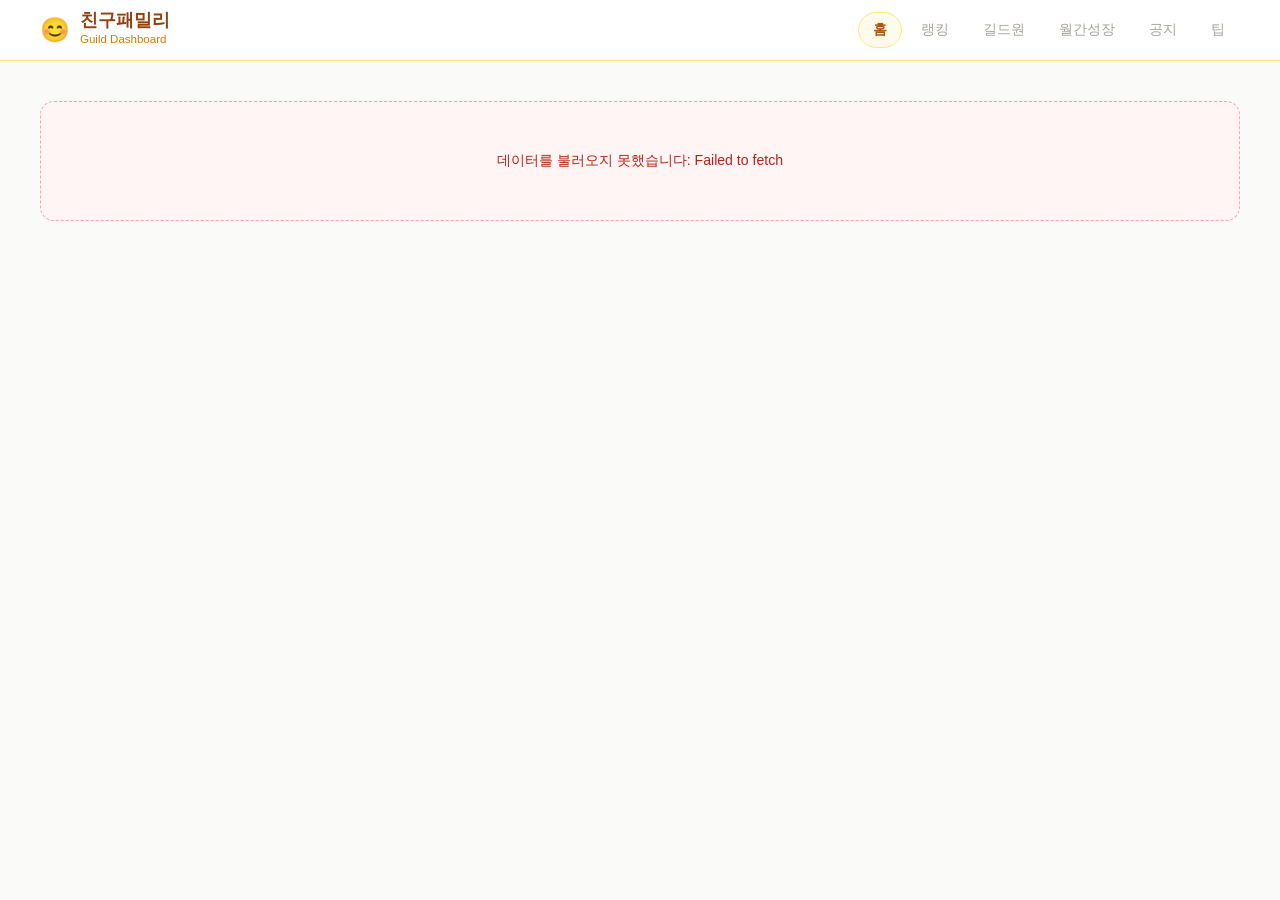
<file: index.html>
<!doctype html>
<html lang="ko">
<head>
  <meta charset="UTF-8" />
  <meta name="viewport" content="width=device-width, initial-scale=1, viewport-fit=cover" />
  <title>친구패밀리 | 홈</title>
  <meta name="description" content="메이플키우기 스카니아 11서버 친구패밀리 길드 대시보드" />
  <link rel="stylesheet" href="./assets/css/style.css?v=3" />
</head>
<body data-page="home">
  <div id="app-shell"></div>
  <main></main>
  <script src="./assets/js/common.js?v=3"></script>
  <script src="./assets/js/home.js?v=3"></script>
</body>
</html>
</file>
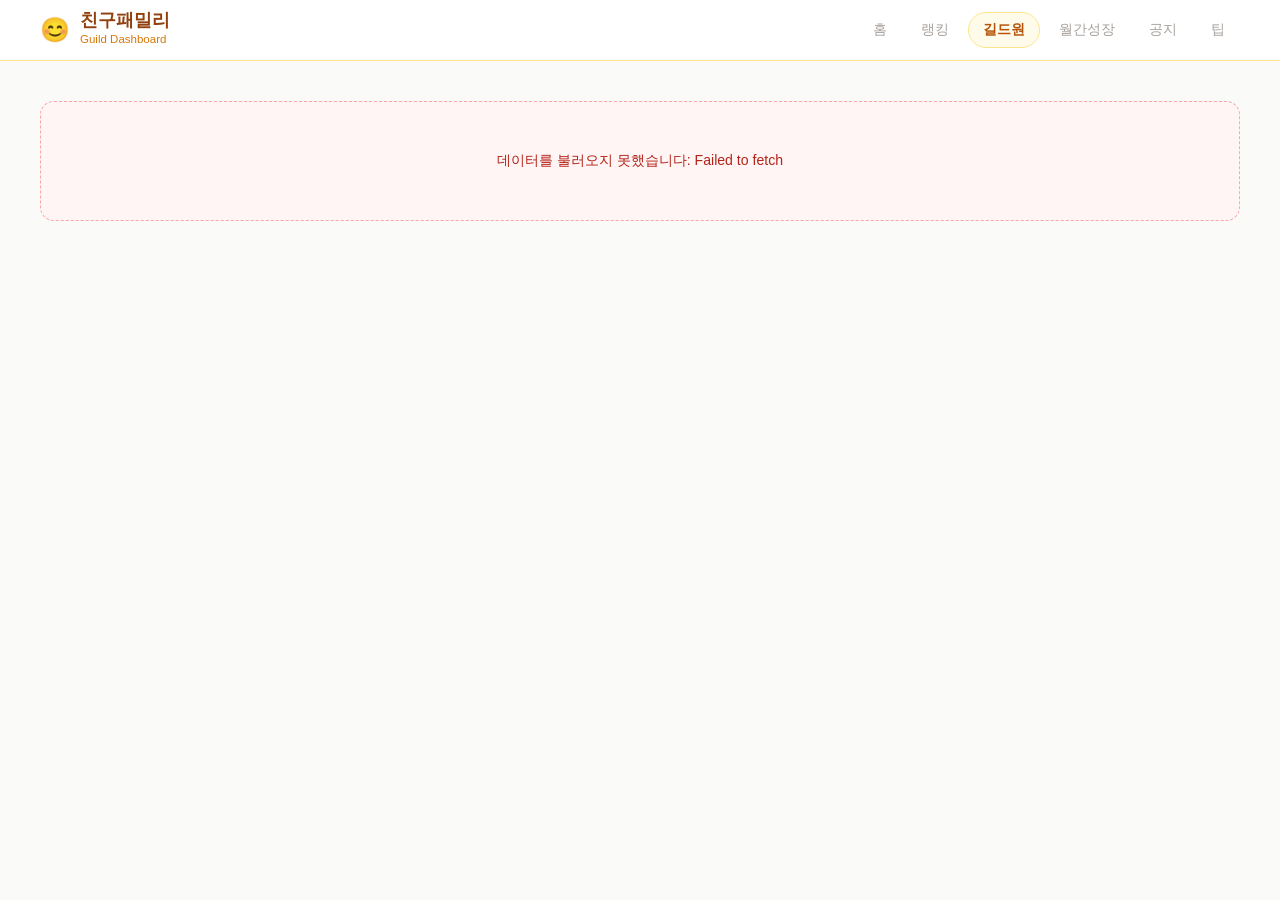
<file: members.html>
<!doctype html>
<html lang="ko">
<head>
  <meta charset="UTF-8" />
  <meta name="viewport" content="width=device-width, initial-scale=1, viewport-fit=cover" />
  <title>친구패밀리 | 길드원</title>
  <meta name="description" content="친구패밀리 길드원 현황" />
  <link rel="stylesheet" href="./assets/css/style.css?v=3" />
</head>
<body data-page="members">
  <div id="app-shell"></div>
  <main></main>
  <script src="./assets/js/common.js?v=3"></script>
  <script src="./assets/js/members.js?v=3"></script>
</body>
</html>
</file>
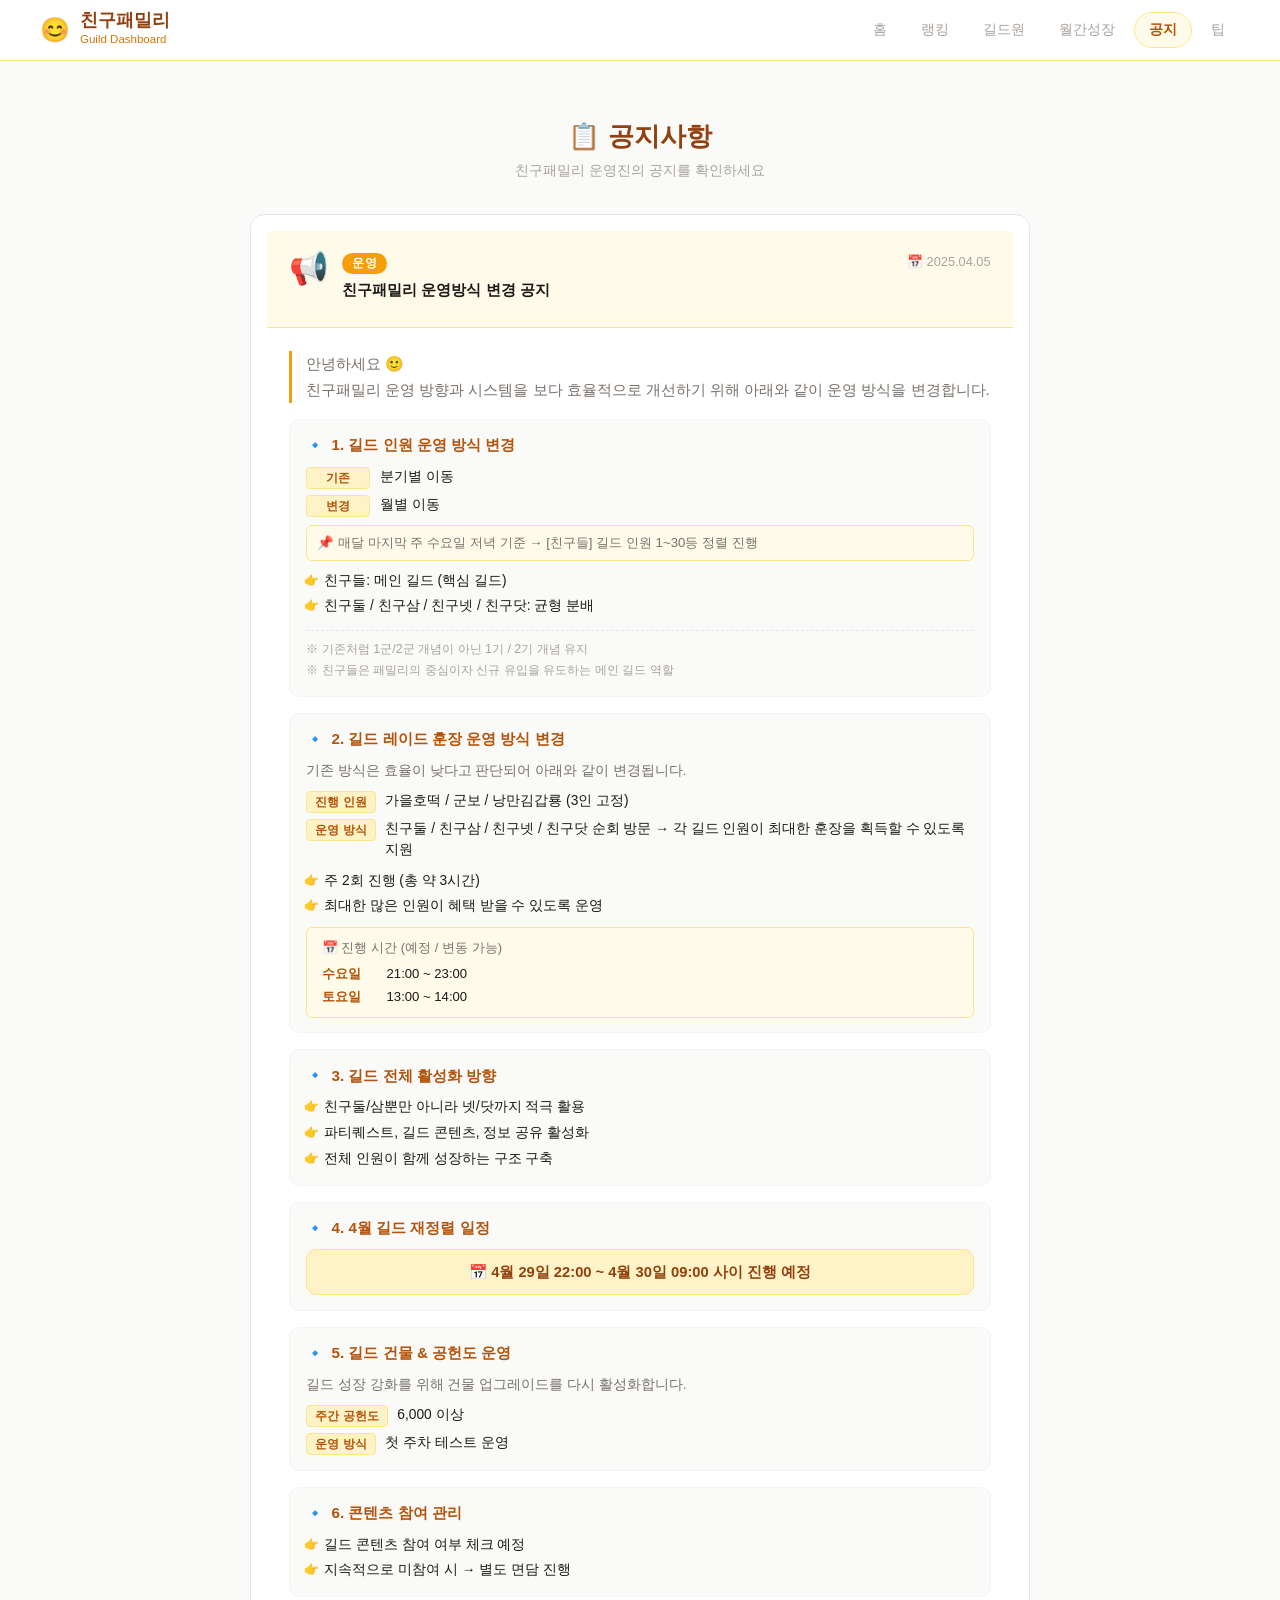
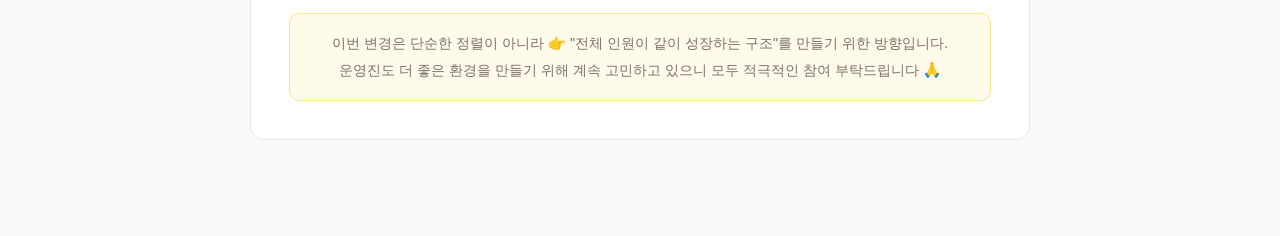
<file: notice.html>
<!doctype html>
<html lang="ko">
<head>
  <meta charset="UTF-8" />
  <meta name="viewport" content="width=device-width, initial-scale=1, viewport-fit=cover" />
  <title>친구패밀리 | 공지</title>
  <link rel="stylesheet" href="./assets/css/style.css?v=3" />
</head>
<body data-page="notice">
  <div id="app-shell"></div>
  <main></main>
  <script src="./assets/js/common.js?v=3"></script>
  <script src="./assets/js/notice.js?v=3"></script>
</body>
</html>
</file>
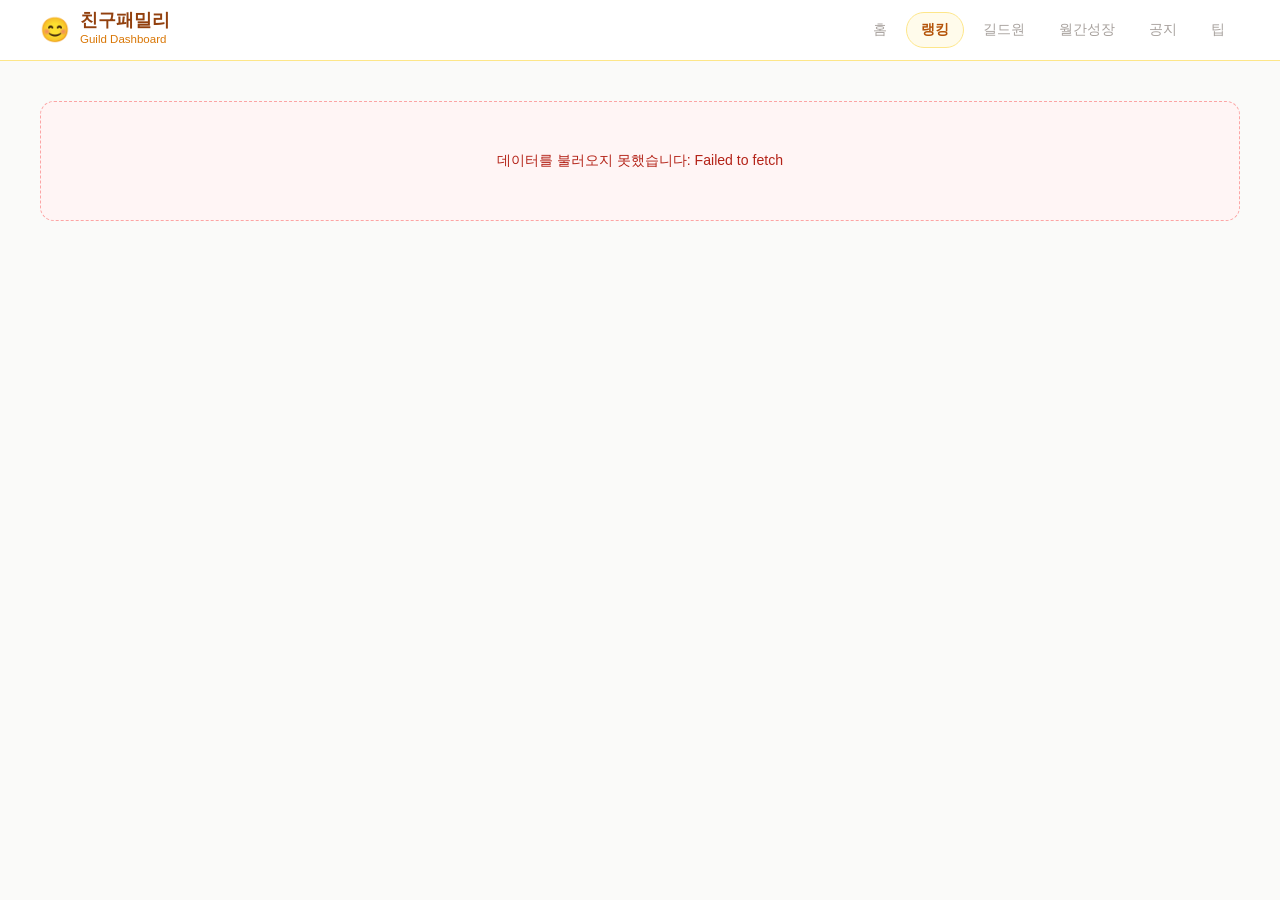
<file: ranking.html>
<!doctype html>
<html lang="ko">
<head>
  <meta charset="UTF-8" />
  <meta name="viewport" content="width=device-width, initial-scale=1, viewport-fit=cover" />
  <title>친구패밀리 | 랭킹</title>
  <meta name="description" content="친구패밀리 통합 랭킹" />
  <link rel="stylesheet" href="./assets/css/style.css?v=3" />
</head>
<body data-page="ranking">
  <div id="app-shell"></div>
  <main></main>
  <script src="./assets/js/common.js?v=3"></script>
  <script src="./assets/js/ranking.js?v=3"></script>
</body>
</html>
</file>
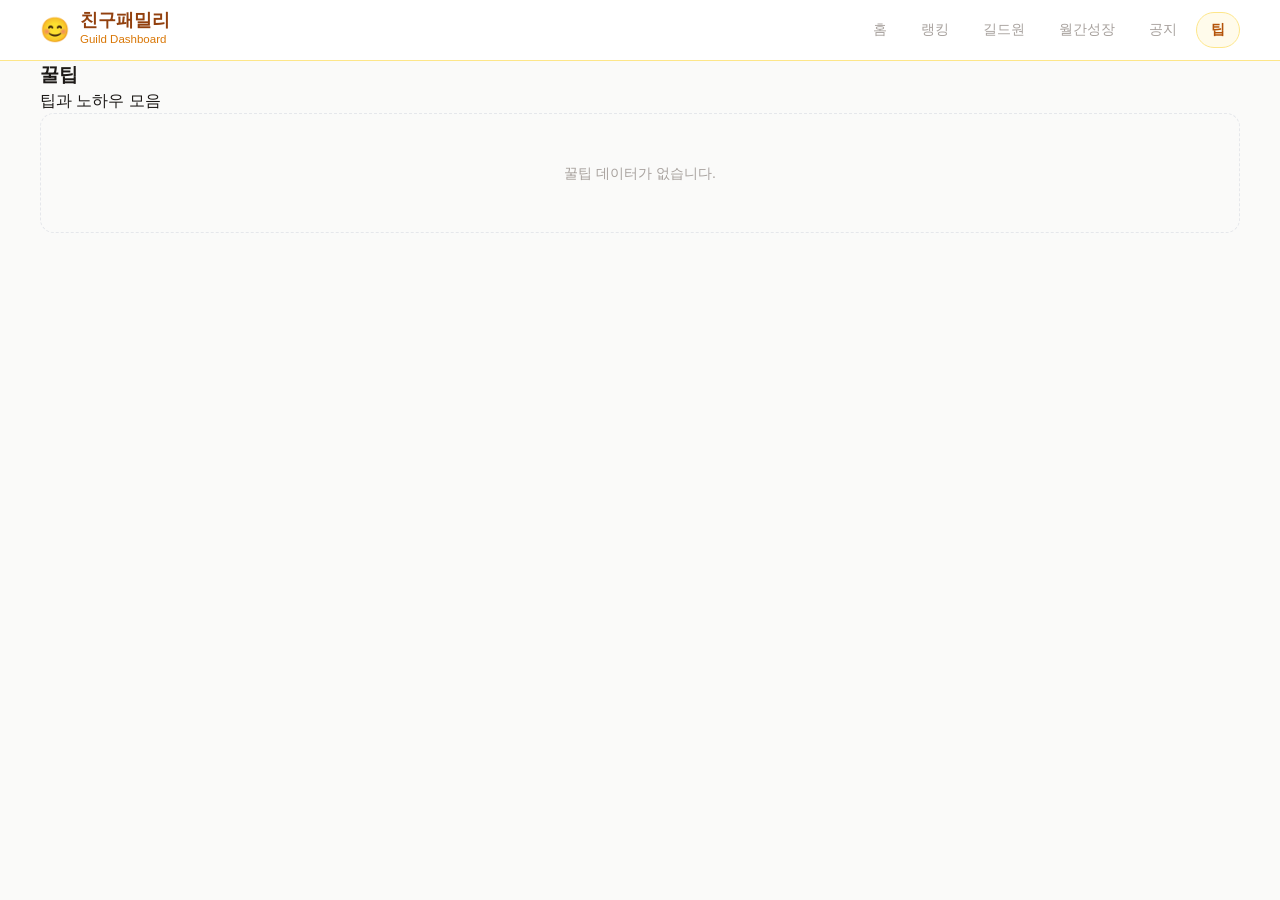
<file: tips.html>
<!doctype html>
<html lang="ko">
<head>
  <meta charset="UTF-8" />
  <meta name="viewport" content="width=device-width, initial-scale=1, viewport-fit=cover" />
  <title>친구패밀리 | 꿀팁</title>
  <link rel="stylesheet" href="./assets/css/style.css?v=1" />
</head>
<body data-page="tips">
  <div id="app-shell"></div>
  <main><div class="container"><section id="tips-page"></section></div></main>
  <script src="./assets/js/common.js?v=1"></script>
  <script src="./assets/js/tips.js?v=1"></script>
</body>
</html>
</file>
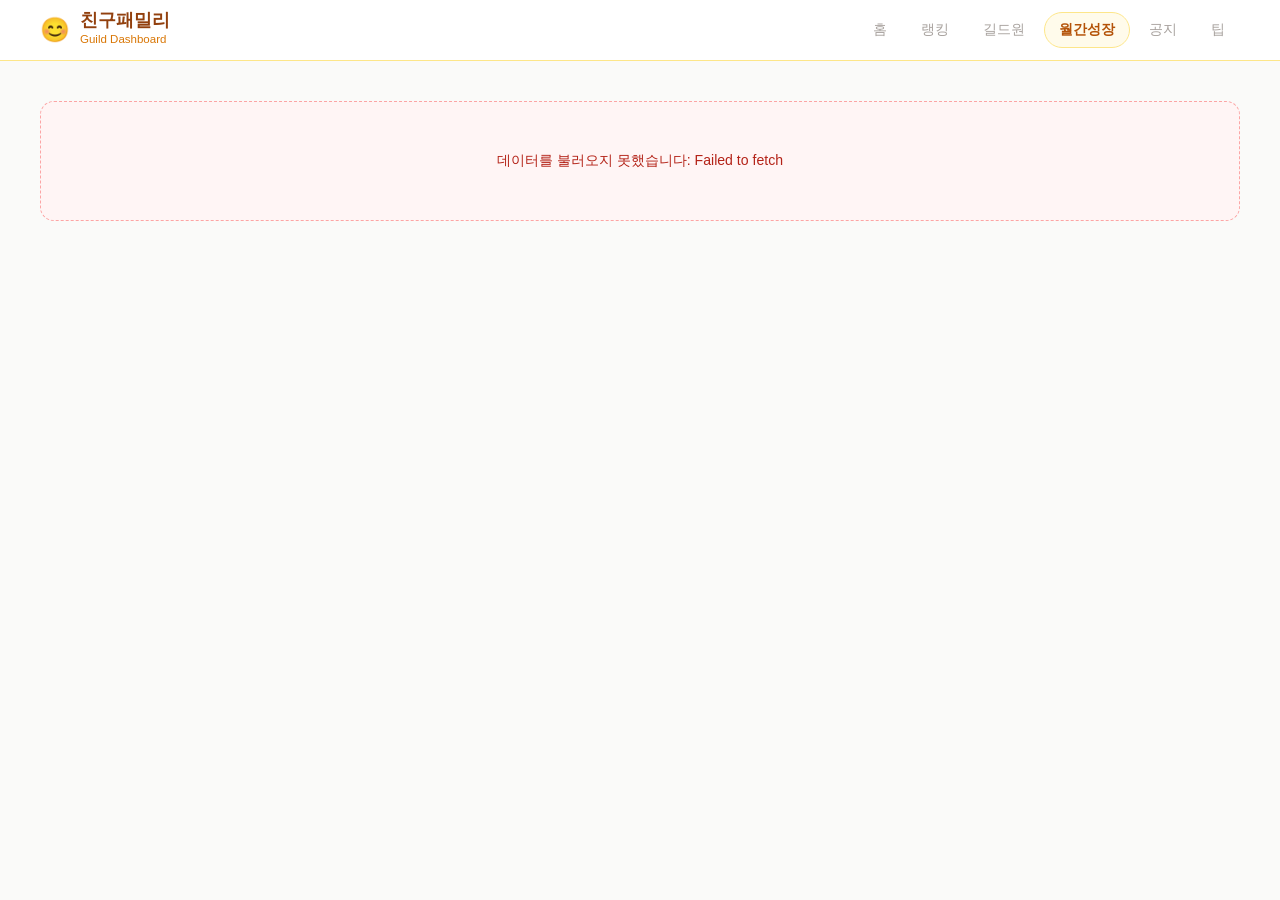
<file: weekly.html>
<!doctype html>
<html lang="ko">
<head>
  <meta charset="UTF-8" />
  <meta name="viewport" content="width=device-width, initial-scale=1, viewport-fit=cover" />
  <title>친구패밀리 | 주간성장</title>
  <meta name="description" content="친구패밀리 주간 성장 현황" />
  <link rel="stylesheet" href="./assets/css/style.css?v=3" />
</head>
<body data-page="weekly">
  <div id="app-shell"></div>
  <main></main>
  <script src="./assets/js/common.js?v=3"></script>
  <script src="./assets/js/weekly.js?v=3"></script>
</body>
</html>
</file>
<file: assets/css/style.css>
/* ===== 친구패밀리 · 시그니처 옐로우 테마 ===== */
:root {
  --yellow: #f59e0b;
  --yellow-light: #fbbf24;
  --yellow-pale: #fef3c7;
  --yellow-bg: #fffbeb;
  --yellow-border: #fde68a;
  --amber: #d97706;
  --amber-dark: #b45309;
  --amber-darker: #92400e;
  --white: #ffffff;
  --bg: #fafaf9;
  --surface: #ffffff;
  --border: #e5e7eb;
  --border-light: #f3f4f6;
  --text: #1c1917;
  --text-soft: #78716c;
  --text-faint: #a8a29e;
  --text-hint: #d6d3d1;
  --radius-sm: 6px;
  --radius-md: 10px;
  --radius-lg: 14px;
  --radius-xl: 20px;
  --container: 1200px;
}

* { box-sizing: border-box; margin: 0; padding: 0; }
html { font-size: 16px; }
body {
  background: var(--bg);
  color: var(--text);
  font-family: "Pretendard", "Apple SD Gothic Neo", "Noto Sans KR", sans-serif;
  line-height: 1.5;
}
img { display: block; max-width: 100%; }
a { text-decoration: none; color: inherit; }
button, input { font: inherit; }

.container {
  width: min(var(--container), calc(100% - 32px));
  margin: 0 auto;
}
main { padding: 0 0 48px; }

/* ===== 네비게이션 ===== */
.site-header-bar {
  position: sticky;
  top: 0;
  z-index: 100;
  background: rgba(255,255,255,0.95);
  border-bottom: 1px solid var(--yellow-border);
  backdrop-filter: blur(12px);
}
.site-header-inner {
  min-height: 60px;
  display: flex;
  align-items: center;
  justify-content: space-between;
  gap: 16px;
}
.brand-box {
  display: flex;
  align-items: center;
  gap: 10px;
  text-decoration: none;
}
.brand-emoji { font-size: 24px; line-height: 1; }
.brand-title { font-size: 1.1rem; font-weight: 700; color: var(--amber-darker); line-height: 1; }
.brand-sub { font-size: 0.72rem; color: var(--amber); margin-top: 2px; }

.nav-menu { display: flex; align-items: center; gap: 4px; }
.nav-link {
  display: inline-flex;
  align-items: center;
  height: 36px;
  padding: 0 14px;
  border-radius: 999px;
  border: 1px solid transparent;
  color: var(--text-faint);
  font-size: 0.88rem;
  font-weight: 500;
  transition: all 0.15s ease;
}
.nav-link:hover { color: var(--amber); background: var(--yellow-bg); }
.nav-link.is-active {
  background: var(--yellow-bg);
  border-color: var(--yellow-border);
  color: var(--amber-dark);
  font-weight: 600;
}

.mobile-menu-btn {
  display: none;
  width: 40px;
  height: 40px;
  border: 1px solid var(--border);
  border-radius: var(--radius-md);
  background: var(--white);
  color: var(--text);
  font-size: 1.1rem;
  cursor: pointer;
  align-items: center;
  justify-content: center;
}
.mobile-nav-panel { display: none; border-top: 1px solid var(--border); background: var(--white); }
.mobile-nav-links { display: grid; gap: 6px; padding: 12px 0 16px; }
.mobile-nav-panel.is-open { display: block; }
.mobile-nav-links .nav-link {
  border-radius: var(--radius-md);
  height: 44px;
  padding: 0 16px;
}

/* ===== 히어로 섹션 ===== */
.home-hero {
  background: var(--yellow-bg);
  border-bottom: 1px solid var(--yellow-border);
  padding: 40px 0 32px;
  margin-bottom: 0;
}
.hero-inner { max-width: var(--container); margin: 0 auto; padding: 0 16px; }
.hero-badge {
  display: inline-flex;
  align-items: center;
  gap: 6px;
  background: var(--white);
  color: var(--amber-dark);
  font-size: 0.8rem;
  font-weight: 500;
  padding: 4px 12px;
  border-radius: 999px;
  border: 1px solid var(--yellow-border);
  margin-bottom: 16px;
}
.hero-dot { width: 6px; height: 6px; background: var(--yellow); border-radius: 50%; }
.hero-title {
  font-size: 2rem;
  font-weight: 700;
  line-height: 1.2;
  color: var(--text);
  margin-bottom: 8px;
}
.hero-title .accent { color: var(--amber); }
.hero-desc { color: var(--text-soft); font-size: 0.95rem; margin-bottom: 6px; }
.hero-update { color: var(--text-faint); font-size: 0.8rem; margin-bottom: 24px; }
.hero-update .time { color: var(--amber); font-weight: 500; }
.cta-btn {
  display: inline-flex;
  align-items: center;
  height: 44px;
  padding: 0 20px;
  background: var(--yellow);
  color: var(--white);
  font-size: 0.9rem;
  font-weight: 600;
  border-radius: var(--radius-lg);
  border: none;
  cursor: pointer;
  transition: background 0.15s;
  text-decoration: none;
}
.cta-btn:hover { background: var(--amber); }
.kpi-card {
  background: var(--white);
  border: 1px solid var(--yellow-border);
  border-radius: var(--radius-lg);
  padding: 16px;
}
.kpi-label { font-size: 0.78rem; color: var(--text-faint); margin-bottom: 6px; }
.kpi-value { font-size: 1.3rem; font-weight: 700; color: var(--amber); }
.kpi-value.dark { color: var(--text); }
.hero-badge {
  display: inline-flex;
  align-items: center;
  gap: 6px;
  background: var(--white);
  color: var(--amber-dark);
  font-size: 0.8rem;
  font-weight: 500;
  padding: 4px 12px;
  border-radius: 999px;
  border: 1px solid var(--yellow-border);
  margin-bottom: 16px;
}
.hero-dot {
  width: 6px;
  height: 6px;
  background: var(--yellow);
  border-radius: 50%;
}
.hero-title {
  font-size: 2rem;
  font-weight: 700;
  line-height: 1.2;
  color: var(--text);
  margin-bottom: 8px;
}
.hero-title .accent { color: var(--amber); }
.hero-desc { color: var(--text-soft); font-size: 0.95rem; margin-bottom: 6px; }
.hero-update { color: var(--text-faint); font-size: 0.8rem; margin-bottom: 24px; }
.hero-update .time { color: var(--amber); font-weight: 500; }
.cta-btn {
  display: inline-flex;
  align-items: center;
  height: 44px;
  padding: 0 20px;
  background: var(--yellow);
  color: var(--white);
  font-size: 0.9rem;
  font-weight: 600;
  border-radius: var(--radius-lg);
  border: none;
  cursor: pointer;
  transition: background 0.15s;
  text-decoration: none;
}
.cta-btn:hover { background: var(--amber); }

/* KPI 그리드 */
.kpi-grid {
  display: grid;
  grid-template-columns: repeat(6, 1fr);
  gap: 12px;
  margin-top: 28px;
}
.kpi-card {
  background: var(--white);
  border: 1px solid var(--yellow-border);
  border-radius: var(--radius-lg);
  padding: 16px;
}
.kpi-label { font-size: 0.78rem; color: var(--text-faint); margin-bottom: 6px; }
.kpi-value { font-size: 1.3rem; font-weight: 700; color: var(--amber); }
.kpi-value.dark { color: var(--text); }

/* ===== 섹션 공통 ===== */
.section-block {
  background: var(--white);
  border-top: 1px solid var(--border-light);
  padding: 28px 0;
}
.section-block:last-child { border-bottom: none; }
.section-head {
  display: flex;
  align-items: flex-end;
  justify-content: space-between;
  margin-bottom: 20px;
}
.section-title { font-size: 1.05rem; font-weight: 700; color: var(--text); }
.section-sub { font-size: 0.8rem; color: var(--text-faint); margin-top: 3px; }
.section-link { font-size: 0.82rem; color: var(--amber); font-weight: 500; }

/* ===== 길드별 현황 카드 ===== */
.family-board-grid {
  display: grid;
  grid-template-columns: repeat(5, 1fr);
  gap: 10px;
}
.guild-board-card {
  background: var(--bg);
  border: 1px solid var(--border);
  border-radius: var(--radius-lg);
  padding: 16px;
  text-align: center;
  transition: border-color 0.15s;
}
.guild-board-card.active {
  background: var(--yellow-bg);
  border-color: var(--yellow-border);
}
.guild-board-card:hover { border-color: var(--yellow-border); }
.guild-board-emoji { font-size: 28px; margin-bottom: 8px; }
.guild-board-name {
  font-size: 1.05rem;
  font-weight: 700;
  color: var(--amber-darker);
  margin-bottom: 12px;
  display: flex;
  align-items: center;
  justify-content: center;
  gap: 6px;
}
.guild-board-lv {
  font-size: 0.68rem;
  font-weight: 600;
  color: var(--text-faint);
  background: var(--bg);
  border: 1px solid var(--border);
  border-radius: 999px;
  padding: 1px 7px;
}
.guild-board-card.full {
  background: #f0fdf4;
  border-color: #bbf7d0;
}
.guild-board-card.full .guild-board-name { color: #166534; }
.guild-board-card.full .guild-board-stat-val.accent { color: #16a34a; }
.guild-board-badge {
  display: inline-block;
  font-size: 0.72rem;
  font-weight: 600;
  padding: 3px 10px;
  border-radius: 999px;
  margin-top: 10px;
  margin-bottom: 2px;
}
.guild-board-badge.full { background: #dcfce7; color: #166534; border: 1px solid #bbf7d0; }
.guild-board-badge.recruit { background: #fef3c7; color: #b45309; border: 1px solid #fde68a; }
.guild-board-more {
  margin-top: 6px;
  font-size: 0.75rem;
  color: var(--amber);
  font-weight: 600;
}
.guild-board-card.full .guild-board-more { color: #16a34a; }
.guild-board-card:hover .guild-board-more { text-decoration: underline; }

/* ===== 모달 ===== */
.modal-backdrop {
  position: fixed;
  inset: 0;
  background: rgba(0,0,0,0.5);
  z-index: 1000;
  display: flex;
  align-items: center;
  justify-content: center;
  padding: 20px;
}
.modal-box {
  background: var(--white);
  border-radius: var(--radius-xl);
  width: 100%;
  max-width: 480px;
  max-height: 85vh;
  overflow-y: auto;
  box-shadow: 0 20px 60px rgba(0,0,0,0.2);
}
.modal-header {
  display: flex;
  align-items: center;
  justify-content: space-between;
  padding: 20px 20px 16px;
  border-bottom: 1px solid var(--border-light);
  position: sticky;
  top: 0;
  background: var(--white);
  z-index: 1;
}
.modal-title-wrap { display: flex; align-items: center; gap: 12px; }
.modal-emoji { font-size: 28px; }
.modal-title { font-size: 1.2rem; font-weight: 700; color: var(--text); }
.modal-sub { font-size: 0.78rem; color: var(--text-faint); margin-top: 2px; }
.modal-close {
  width: 32px;
  height: 32px;
  border-radius: 50%;
  border: 1px solid var(--border);
  background: var(--bg);
  color: var(--text-soft);
  font-size: 0.85rem;
  cursor: pointer;
  display: flex;
  align-items: center;
  justify-content: center;
}
.modal-close:hover { background: var(--border); }
.modal-stats {
  display: grid;
  grid-template-columns: repeat(2, 1fr);
  gap: 10px;
  padding: 16px 20px;
  border-bottom: 1px solid var(--border-light);
}
.modal-stat-item {
  background: var(--bg);
  border-radius: var(--radius-md);
  padding: 12px;
}
.modal-stat-label { font-size: 0.72rem; color: var(--text-faint); margin-bottom: 4px; }
.modal-stat-value { font-size: 1rem; font-weight: 700; color: var(--text); }
.modal-stat-value.accent { color: var(--amber); }
.modal-section-title {
  font-size: 0.82rem;
  font-weight: 700;
  color: var(--text-soft);
  padding: 14px 20px 8px;
}
.modal-member-row {
  display: flex;
  align-items: center;
  gap: 10px;
  padding: 10px 20px;
  border-bottom: 1px solid var(--border-light);
}
.modal-member-row:last-child { border-bottom: none; }
.modal-member-rank {
  font-size: 0.85rem;
  font-weight: 700;
  color: var(--amber);
  width: 18px;
  flex-shrink: 0;
}
.modal-member-info { flex: 1; min-width: 0; }
.modal-member-name { font-size: 0.95rem; font-weight: 600; color: var(--text); }
.modal-member-meta { font-size: 0.75rem; color: var(--text-faint); margin-top: 2px; }
.modal-member-power { font-size: 0.88rem; font-weight: 700; color: var(--amber); white-space: nowrap; }
.modal-footer {
  padding: 14px 20px;
  border-top: 1px solid var(--border-light);
  text-align: center;
}
.modal-more-btn {
  display: inline-flex;
  align-items: center;
  height: 38px;
  padding: 0 20px;
  background: var(--yellow-bg);
  border: 1px solid var(--yellow-border);
  border-radius: var(--radius-lg);
  color: var(--amber-dark);
  font-size: 0.88rem;
  font-weight: 600;
  text-decoration: none;
}
.modal-more-btn:hover { background: var(--yellow-pale); }

/* ===== 길드 모달 ===== */
.modal-backdrop {
  position: fixed;
  inset: 0;
  background: rgba(0,0,0,0.45);
  z-index: 1000;
  display: flex;
  align-items: center;
  justify-content: center;
  padding: 16px;
  backdrop-filter: blur(4px);
}
.modal-box {
  background: var(--white);
  border-radius: var(--radius-xl);
  border: 1px solid var(--yellow-border);
  width: 100%;
  max-width: 480px;
  max-height: 90vh;
  overflow-y: auto;
  box-shadow: 0 20px 60px rgba(0,0,0,0.2);
}
.modal-header {
  display: flex;
  align-items: center;
  justify-content: space-between;
  padding: 20px 20px 16px;
  border-bottom: 1px solid var(--border-light);
  position: sticky;
  top: 0;
  background: var(--white);
  z-index: 1;
  border-radius: var(--radius-xl) var(--radius-xl) 0 0;
}
.modal-title-wrap { display: flex; align-items: center; gap: 10px; }
.modal-emoji { font-size: 24px; }
.modal-guild-name { font-size: 1.1rem; font-weight: 700; color: var(--amber-darker); }
.modal-close {
  width: 32px;
  height: 32px;
  border-radius: 50%;
  border: 1px solid var(--border);
  background: var(--bg);
  color: var(--text-soft);
  font-size: 1rem;
  cursor: pointer;
  display: flex;
  align-items: center;
  justify-content: center;
  transition: all 0.15s;
}
.modal-close:hover { background: var(--yellow-bg); border-color: var(--yellow-border); color: var(--amber); }
.modal-stats {
  display: grid;
  grid-template-columns: repeat(3, 1fr);
  gap: 8px;
  padding: 16px 20px;
  border-bottom: 1px solid var(--border-light);
}
.modal-stat {
  background: var(--yellow-bg);
  border: 1px solid var(--yellow-border);
  border-radius: var(--radius-md);
  padding: 10px 12px;
  text-align: center;
}
.modal-stat-label { font-size: 0.7rem; color: var(--text-faint); margin-bottom: 4px; }
.modal-stat-value { font-size: 0.95rem; font-weight: 700; color: var(--amber-dark); }
.modal-section-title {
  font-size: 0.82rem;
  font-weight: 600;
  color: var(--text-soft);
  padding: 14px 20px 8px;
}
.modal-member-list { padding: 0 20px 20px; display: grid; gap: 8px; }
.modal-member-row {
  display: flex;
  align-items: center;
  gap: 10px;
  padding: 10px 12px;
  background: var(--bg);
  border: 1px solid var(--border-light);
  border-radius: var(--radius-md);
  transition: border-color 0.15s;
}
.modal-member-row:hover { border-color: var(--yellow-border); }
.modal-member-rank {
  width: 24px;
  height: 24px;
  display: flex;
  align-items: center;
  justify-content: center;
  font-size: 0.85rem;
  font-weight: 700;
  color: var(--amber);
  flex: 0 0 auto;
}
.modal-member-info { flex: 1; min-width: 0; }
.modal-member-name { font-size: 0.92rem; font-weight: 600; color: var(--text); }
.modal-member-sub { font-size: 0.75rem; color: var(--text-faint); margin-top: 2px; }
.modal-member-power { font-size: 0.88rem; font-weight: 700; color: var(--amber); white-space: nowrap; }
.guild-board-card { cursor: pointer; }
.guild-board-more {
  margin-top: 10px;
  color: var(--amber);
  font-size: 0.75rem;
  font-weight: 600;
}
.modal-title { font-size: 1.1rem; font-weight: 700; color: var(--amber-darker); }
.modal-sub { font-size: 0.75rem; color: var(--text-faint); margin-top: 2px; }
.modal-stats {
  display: grid;
  grid-template-columns: repeat(2, 1fr);
  gap: 8px;
  padding: 14px 20px;
  border-bottom: 1px solid var(--border-light);
}
.modal-stat-item {
  background: var(--yellow-bg);
  border: 1px solid var(--yellow-border);
  border-radius: var(--radius-md);
  padding: 10px 12px;
}
.modal-stat-label { font-size: 0.7rem; color: var(--text-faint); margin-bottom: 4px; }
.modal-stat-value { font-size: 0.95rem; font-weight: 700; color: var(--text); }
.modal-stat-value.accent { color: var(--amber); }
.modal-section-title {
  font-size: 0.82rem;
  font-weight: 600;
  color: var(--text-soft);
  padding: 14px 20px 8px;
}
.modal-member-row {
  display: flex;
  align-items: center;
  gap: 10px;
  padding: 10px 12px;
  background: var(--bg);
  border: 1px solid var(--border-light);
  border-radius: var(--radius-md);
  margin: 0 20px 8px;
  transition: border-color 0.15s;
}
.modal-member-row:hover { border-color: var(--yellow-border); }
.modal-member-rank {
  width: 24px;
  font-size: 0.85rem;
  font-weight: 700;
  color: var(--amber);
  flex: 0 0 auto;
  text-align: center;
}
.modal-member-info { flex: 1; min-width: 0; }
.modal-member-name { font-size: 0.92rem; font-weight: 600; color: var(--text); }
.modal-member-meta { font-size: 0.72rem; color: var(--text-faint); margin-top: 2px; }
.modal-member-power { font-size: 0.88rem; font-weight: 700; color: var(--amber); white-space: nowrap; }
.modal-footer {
  padding: 14px 20px 20px;
  border-top: 1px solid var(--border-light);
  margin-top: 4px;
}
.modal-more-btn {
  display: block;
  text-align: center;
  padding: 10px;
  background: var(--yellow-bg);
  border: 1px solid var(--yellow-border);
  border-radius: var(--radius-md);
  color: var(--amber-dark);
  font-size: 0.88rem;
  font-weight: 600;
  text-decoration: none;
  transition: background 0.15s;
}
.modal-more-btn:hover { background: var(--yellow-pale); }
.guild-board-stat { margin-bottom: 6px; }
.guild-board-stat-label { font-size: 0.72rem; color: var(--text-faint); }
.guild-board-stat-val { font-size: 0.95rem; font-weight: 600; color: var(--text); }
.guild-board-stat-val.accent { color: var(--amber); }
.guild-board-meta { font-size: 0.72rem; color: var(--text-faint); margin-top: 8px; }

/* ===== TOP 3 ===== */
.top3-grid {
  display: grid;
  grid-template-columns: repeat(3, 1fr);
  gap: 12px;
}
.top-card {
  background: var(--bg);
  border: 1px solid var(--border);
  border-radius: var(--radius-lg);
  padding: 20px 16px;
  text-align: center;
}
.top-card.gold {
  background: var(--yellow-bg);
  border-color: var(--yellow-border);
}
.top-rank-icon { font-size: 24px; margin-bottom: 8px; }
.top-name { font-size: 1rem; font-weight: 700; color: var(--text); margin-bottom: 4px; }
.top-power { font-size: 0.85rem; color: var(--amber); font-weight: 600; margin-bottom: 4px; }
.top-meta { font-size: 0.75rem; color: var(--text-faint); }

/* ===== 주간 변화 ===== */
.summary-split {
  display: grid;
  grid-template-columns: repeat(2, 1fr);
  gap: 16px;
}
.summary-panel {
  background: var(--bg);
  border: 1px solid var(--border);
  border-radius: var(--radius-lg);
  padding: 16px;
}
.sub-head {
  font-size: 0.82rem;
  font-weight: 600;
  color: var(--text-soft);
  margin-bottom: 12px;
  padding-bottom: 10px;
  border-bottom: 1px solid var(--border-light);
}
.mini-card-list { display: grid; gap: 6px; }
.mini-summary-card {
  display: flex;
  align-items: center;
  gap: 10px;
  padding: 8px 10px;
  background: var(--white);
  border: 1px solid var(--border-light);
  border-radius: var(--radius-md);
}
.mini-summary-rank { font-size: 0.8rem; font-weight: 700; color: var(--amber); width: 16px; }
.mini-summary-main { flex: 1; min-width: 0; }
.mini-summary-name { font-size: 0.88rem; font-weight: 600; color: var(--text); }
.mini-summary-sub {
  display: flex;
  align-items: center;
  gap: 6px;
  flex-wrap: wrap;
  margin-top: 2px;
  font-size: 0.75rem;
  color: var(--text-faint);
}
.mini-summary-side { font-size: 0.82rem; font-weight: 600; color: var(--amber); white-space: nowrap; }

/* ===== 캐릭터 아바타 ===== */
.character-avatar {
  position: relative;
  width: 100px;
  height: 100px;
  border-radius: var(--radius-lg);
  overflow: hidden;
  flex: 0 0 auto;
  background: var(--yellow-bg);
  border: 1px solid var(--yellow-border);
}
.character-avatar img {
  width: 100%;
  height: 100%;
  object-fit: cover;
  object-position: center 20%;
  transform: scale(3.2);
  transform-origin: center center;
}
.character-avatar.no-image {
  display: flex;
  align-items: center;
  justify-content: center;
  color: var(--amber);
  font-weight: 700;
  font-size: 1.2rem;
}
.character-avatar .avatar-fallback { display: none; }
.character-avatar.no-image .avatar-fallback { display: inline; }

/* ===== 랭킹 페이지 ===== */
.page-card {
  background: var(--white);
  border-top: 1px solid var(--border-light);
  padding: 28px 0;
}
.toolbar-card {
  display: flex;
  gap: 10px;
  align-items: center;
  flex-wrap: wrap;
  padding: 12px 16px;
  background: var(--bg);
  border: 1px solid var(--border);
  border-radius: var(--radius-lg);
  margin-bottom: 16px;
}
.search-field {
  display: flex;
  align-items: center;
  gap: 10px;
  flex: 1;
  min-width: 0;
  height: 42px;
  padding: 0 14px;
  border-radius: var(--radius-md);
  background: var(--white);
  border: 1px solid var(--border);
}
.search-field input {
  width: 100%;
  border: 0;
  outline: 0;
  background: transparent;
  font-size: 0.9rem;
  color: var(--text);
}
.ghost-btn {
  height: 38px;
  padding: 0 16px;
  border-radius: var(--radius-md);
  border: 1px solid var(--border);
  background: var(--white);
  font-size: 0.85rem;
  font-weight: 500;
  color: var(--text-soft);
  cursor: pointer;
  transition: all 0.15s;
}
.ghost-btn:hover { border-color: var(--yellow-border); color: var(--amber); background: var(--yellow-bg); }

.tab-bar {
  display: flex;
  gap: 6px;
  align-items: center;
  flex-wrap: wrap;
  margin-bottom: 16px;
}
.tab-btn {
  height: 36px;
  padding: 0 16px;
  border-radius: 999px;
  border: 1px solid var(--border);
  background: var(--white);
  font-size: 0.85rem;
  font-weight: 500;
  color: var(--text-faint);
  cursor: pointer;
  transition: all 0.15s;
}
.tab-btn:hover { border-color: var(--yellow-border); color: var(--amber); }
.tab-btn.is-active {
  background: var(--yellow-bg);
  border-color: var(--yellow-border);
  color: var(--amber-dark);
  font-weight: 600;
}

/* ===== 카드 리스트 ===== */
.scroll-panel { overflow: auto; }
.ranking-scroll, .members-scroll, .weekly-scroll { max-height: 80vh; }
.stack-list { display: grid; gap: 10px; }
.list-card {
  display: grid;
  grid-template-columns: auto 1fr;
  gap: 14px;
  padding: 16px;
  background: var(--white);
  border: 1px solid var(--border);
  border-radius: var(--radius-lg);
  transition: border-color 0.15s;
}
.list-card:hover { border-color: var(--yellow-border); }
.list-card.highlight-card {
  border-color: var(--yellow);
  background: var(--yellow-bg);
}
.list-card.dim-card { opacity: 0.45; }
.card-left { display: flex; align-items: center; gap: 12px; }
.card-main { min-width: 0; }
.card-topline {
  display: grid;
  grid-template-columns: minmax(0, 1fr) auto;
  align-items: center;
  gap: 12px;
}
.rank-name { font-size: 1.1rem; font-weight: 700; color: var(--text); line-height: 1.2; }
.rank-subline {
  display: flex;
  align-items: center;
  gap: 6px;
  flex-wrap: wrap;
  margin-top: 6px;
  font-size: 0.82rem;
  color: var(--text-soft);
}
.rank-subline .job-text { color: var(--text-soft); }
.rank-subline .level-text { color: var(--text); font-weight: 600; }
.rank-power { font-size: 1rem; font-weight: 700; color: var(--amber); text-align: right; white-space: nowrap; }
.meta-grid {
  display: grid;
  grid-template-columns: repeat(2, 1fr);
  gap: 8px;
  margin-top: 12px;
}
.meta-grid.four { grid-template-columns: repeat(4, 1fr); }
.mini-stat {
  padding: 10px 12px;
  border-radius: var(--radius-md);
  border: 1px solid var(--border-light);
  background: var(--bg);
}
.mini-stat span { display: block; font-size: 0.72rem; color: var(--text-faint); margin-bottom: 4px; }
.mini-stat strong { display: block; font-size: 0.9rem; color: var(--text); font-weight: 600; word-break: break-word; }

/* ===== 랭크 칩 ===== */
.rank-chip {
  width: 64px;
  height: 64px;
  display: inline-flex;
  align-items: center;
  justify-content: center;
  border-radius: var(--radius-md);
  font-weight: 700;
  font-size: 2rem;
  flex: 0 0 auto;
}
.rank-chip.medal-gold { background: var(--yellow-pale); color: var(--amber-darker); border: 1px solid var(--yellow-border); }
.rank-chip.medal-silver { background: #f1f5f9; color: #42566f; border: 1px solid #cad4de; }
.rank-chip.medal-bronze { background: #ffeedd; color: #7c3810; border: 1px solid #f5c4a0; }
.rank-chip.rank-default { background: var(--bg); color: var(--text-soft); border: 1px solid var(--border); font-size: 1.1rem; font-weight: 700; }

/* ===== 길드 배지 ===== */
.guild-badge {
  display: inline-flex;
  align-items: center;
  justify-content: center;
  min-height: 24px;
  padding: 0 8px;
  border-radius: 999px;
  border: 1px solid transparent;
  font-size: 0.75rem;
  font-weight: 600;
  white-space: nowrap;
}
.guild-badge.guild-f1 { background: #fef3c7; border-color: #fde68a; color: #b45309; }
.guild-badge.guild-f2 { background: #fef3c7; border-color: #fcd34d; color: #92400e; }
.guild-badge.guild-f3 { background: #fffbeb; border-color: #fde68a; color: #b45309; }
.guild-badge.guild-f4 { background: #fff7ed; border-color: #fed7aa; color: #c2410c; }
.guild-badge.guild-f5 { background: #fff7ed; border-color: #fdba74; color: #ea580c; }
.guild-badge.guild-none { background: var(--bg); border-color: var(--border); color: var(--text-faint); }

/* ===== 순위 트렌드 ===== */
.rank-trend {
  display: inline-flex;
  align-items: center;
  justify-content: center;
  min-height: 24px;
  padding: 0 8px;
  border-radius: 999px;
  font-size: 0.75rem;
  font-weight: 600;
}
.rank-trend.up { background: #ecfdf5; color: #059669; border: 1px solid #a7f3d0; }
.rank-trend.down { background: #fff5f5; color: #dc2626; border: 1px solid #fca5a5; }
.rank-trend.neutral { background: var(--bg); color: var(--text-faint); border: 1px solid var(--border); }

/* ===== 메트릭 ===== */
.metric-up { color: #059669; font-weight: 600; }
.metric-down { color: #dc2626; font-weight: 600; }
.metric-neutral { color: var(--text-soft); }

/* ===== 공지/팁 ===== */
.notice-stack { display: grid; gap: 10px; }
.notice-card {
  padding: 16px;
  border: 1px solid var(--border);
  border-radius: var(--radius-lg);
  background: var(--white);
}
.notice-top { display: flex; gap: 8px; align-items: center; margin-bottom: 8px; }
.notice-chip {
  display: inline-flex;
  align-items: center;
  height: 24px;
  padding: 0 8px;
  border-radius: 999px;
  font-size: 0.75rem;
  font-weight: 600;
  background: var(--yellow-bg);
  color: var(--amber-dark);
  border: 1px solid var(--yellow-border);
}
.notice-pin {
  display: inline-flex;
  align-items: center;
  height: 24px;
  padding: 0 8px;
  border-radius: 999px;
  font-size: 0.75rem;
  font-weight: 600;
  background: #fffbeb;
  color: #b45309;
  border: 1px solid #fde68a;
}
.notice-title { margin: 0 0 6px; font-size: 0.95rem; font-weight: 700; color: var(--text); }
.notice-content { margin: 0; color: var(--text-soft); font-size: 0.88rem; }

/* ===== 빈 상태 / 로딩 / 에러 ===== */
.empty-box, .loading-box, .error-box {
  display: flex;
  align-items: center;
  justify-content: center;
  min-height: 120px;
  padding: 20px;
  border: 1px dashed var(--border);
  border-radius: var(--radius-lg);
  background: var(--bg);
  color: var(--text-faint);
  text-align: center;
  font-size: 0.88rem;
}
.error-box { background: #fff5f5; color: #b42318; border-color: #fca5a5; }

/* ===== 반응형 ===== */
@media (max-width: 1024px) {
  .family-board-grid { grid-template-columns: repeat(3, 1fr); }
  .kpi-grid { grid-template-columns: repeat(2, 1fr); }
}
@media (max-width: 768px) {
  .nav-menu { display: none; }
  .mobile-menu-btn { display: inline-flex; }
  .hero-title { font-size: 1.6rem; }
  .family-board-grid { grid-template-columns: repeat(2, 1fr); }
  .top3-grid { grid-template-columns: 1fr; }
  .summary-split { grid-template-columns: 1fr; }
  .meta-grid.four { grid-template-columns: repeat(2, 1fr); }
  .card-topline { display: block; }
  .rank-power { margin-top: 6px; text-align: left; }
}
@media (max-width: 480px) {
  .container { width: calc(100% - 24px); }
  .kpi-grid { grid-template-columns: repeat(2, 1fr); }
  .family-board-grid { grid-template-columns: repeat(2, 1fr); }
  .rank-chip { width: 44px; height: 44px; font-size: 0.95rem; }
  .character-avatar { width: 80px; height: 80px; }
  .meta-grid.four { grid-template-columns: repeat(2, 1fr); }
}
/* =============================================
   공지사항 페이지 스타일 (style.css 하단에 추가)
   ============================================= */

/* 페이지 헤더 */
.page-header {
  text-align: center;
  margin-bottom: 2rem;
  padding-top: 1.5rem;
}
.page-title {
  font-size: 1.6rem;
  font-weight: 800;
  color: var(--amber-darker);
  margin-bottom: 0.3rem;
}
.page-subtitle {
  color: var(--text-faint);
  font-size: 0.9rem;
}

/* 공지 목록 */
.notice-list {
  display: flex;
  flex-direction: column;
  gap: 1.5rem;
  max-width: 780px;
  margin: 0 auto;
}

/* 공지 카드 - 기존 .notice-card 클래스와 충돌 방지를 위해 상세 선택자 사용 */
#notice-page .notice-card {
  background: var(--white);
  border: 1px solid var(--border);
  border-radius: var(--radius-lg);
  overflow: hidden;
  box-shadow: 0 2px 12px rgba(0,0,0,0.06);
  transition: transform 0.18s, box-shadow 0.18s;
  padding: 0;
}
#notice-page .notice-card:hover {
  transform: translateY(-2px);
  box-shadow: 0 6px 24px rgba(0,0,0,0.1);
}
#notice-page .notice-card.notice-important {
  border-color: var(--yellow);
  border-width: 2px;
}

/* 카드 헤더 */
.notice-card-header {
  display: flex;
  align-items: flex-start;
  justify-content: space-between;
  gap: 1rem;
  background: var(--yellow-bg);
  border-bottom: 1px solid var(--yellow-border);
  padding: 1.2rem 1.4rem;
  flex-wrap: wrap;
}
.notice-header-left {
  display: flex;
  align-items: flex-start;
  gap: 0.8rem;
}
.notice-emoji {
  font-size: 2rem;
  line-height: 1;
  margin-top: 2px;
}
.notice-category-badge {
  display: inline-block;
  font-size: 0.72rem;
  font-weight: 700;
  background: var(--yellow);
  color: var(--white);
  border-radius: 999px;
  padding: 2px 10px;
  margin-bottom: 5px;
  letter-spacing: 0.04em;
}
#notice-page .notice-title {
  font-size: 1.05rem;
  font-weight: 700;
  color: var(--amber-darker);
  margin: 0;
  line-height: 1.4;
}
.notice-date {
  font-size: 0.8rem;
  color: var(--text-faint);
  white-space: nowrap;
  padding-top: 2px;
}

/* 카드 바디 */
.notice-card-body {
  padding: 1.4rem;
  display: flex;
  flex-direction: column;
  gap: 1rem;
}

/* 인트로 */
.notice-intro {
  color: var(--text-soft);
  font-size: 0.93rem;
  line-height: 1.75;
  border-left: 3px solid var(--yellow);
  padding-left: 0.85rem;
  margin: 0;
}

/* 섹션 */
.notice-section {
  background: var(--bg);
  border: 1px solid var(--border-light);
  border-radius: var(--radius-md);
  padding: 0.9rem 1rem;
  display: flex;
  flex-direction: column;
  gap: 0.55rem;
}
.notice-section-title {
  display: flex;
  align-items: center;
  gap: 0.45rem;
  font-size: 0.95rem;
  font-weight: 700;
  color: var(--amber-dark);
}
.section-icon { font-size: 0.9rem; }
.section-desc {
  font-size: 0.85rem;
  color: var(--text-soft);
  margin: 0;
  line-height: 1.6;
}

/* 테이블형 항목 */
.section-table {
  list-style: none;
  padding: 0;
  margin: 0;
  display: flex;
  flex-direction: column;
  gap: 5px;
}
.section-table li {
  display: flex;
  gap: 0.6rem;
  font-size: 0.86rem;
  align-items: flex-start;
}
.section-table .label {
  background: var(--yellow-pale);
  color: var(--amber-dark);
  border: 1px solid var(--yellow-border);
  border-radius: 4px;
  padding: 1px 8px;
  font-size: 0.75rem;
  font-weight: 700;
  white-space: nowrap;
  min-width: 64px;
  text-align: center;
  margin-top: 1px;
  flex-shrink: 0;
}
.section-table .value {
  color: var(--text);
  line-height: 1.55;
}

/* 노트 */
.section-note {
  font-size: 0.83rem;
  color: var(--text-soft);
  background: var(--yellow-bg);
  border: 1px solid var(--yellow-border);
  border-radius: var(--radius-sm);
  padding: 6px 10px;
  line-height: 1.6;
}

/* 불릿 리스트 */
.section-bullets {
  list-style: none;
  padding: 0;
  margin: 0;
  display: flex;
  flex-direction: column;
  gap: 3px;
}
.section-bullets li {
  font-size: 0.86rem;
  color: var(--text);
  padding-left: 1.3em;
  position: relative;
  line-height: 1.65;
}
.section-bullets li::before {
  content: "👉";
  position: absolute;
  left: -0.2em;
  font-size: 0.75rem;
  top: 1px;
}

/* 보조 텍스트 */
.section-sub {
  font-size: 0.78rem;
  color: var(--text-faint);
  border-top: 1px dashed var(--border);
  padding-top: 0.5rem;
  line-height: 1.7;
}

/* 스케줄 */
.section-schedule {
  background: var(--yellow-bg);
  border: 1px solid var(--yellow-border);
  border-radius: var(--radius-sm);
  padding: 0.65rem 0.9rem;
  font-size: 0.82rem;
  color: var(--text-soft);
  line-height: 1.5;
}
.section-schedule ul {
  list-style: none;
  padding: 0;
  margin: 0.4rem 0 0;
  display: flex;
  flex-direction: column;
  gap: 3px;
}
.section-schedule li {
  display: flex;
  gap: 0.8rem;
}
.sched-day {
  color: var(--amber-dark);
  font-weight: 700;
  min-width: 52px;
}
.sched-time { color: var(--text); }

/* 하이라이트 */
.section-highlight {
  background: var(--yellow-pale);
  border: 1px solid var(--yellow-border);
  border-radius: var(--radius-md);
  padding: 0.7rem 1rem;
  font-size: 0.92rem;
  font-weight: 700;
  color: var(--amber-darker);
  text-align: center;
}

/* 아웃트로 */
.notice-outro {
  background: var(--yellow-bg);
  border: 1px solid var(--yellow-border);
  border-radius: var(--radius-md);
  padding: 1rem 1.2rem;
  font-size: 0.9rem;
  color: var(--text-soft);
  line-height: 1.85;
  text-align: center;
}

/* 모바일 대응 */
@media (max-width: 480px) {
  .notice-card-header { flex-direction: column; gap: 0.4rem; }
  .notice-date { align-self: flex-end; }
  .page-title { font-size: 1.3rem; }
  .notice-card-body { padding: 1rem; }
}
</file>
